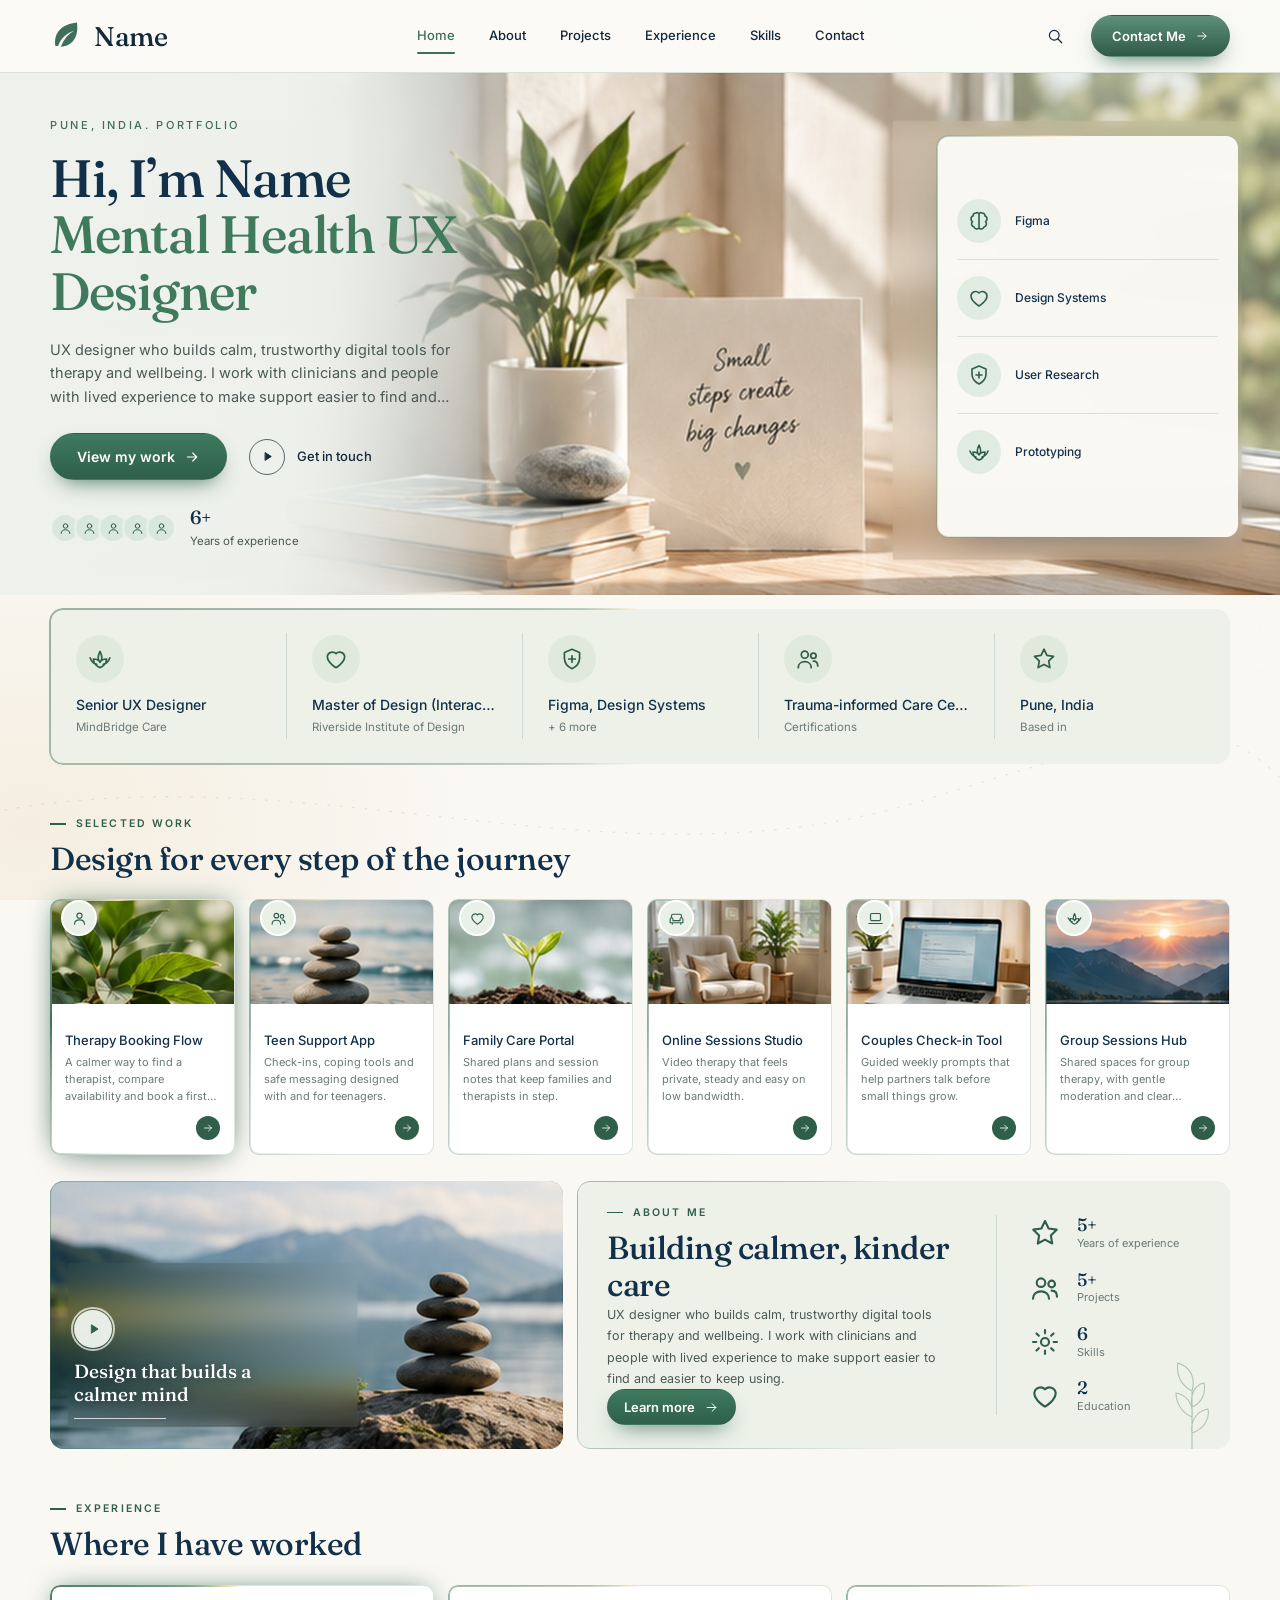
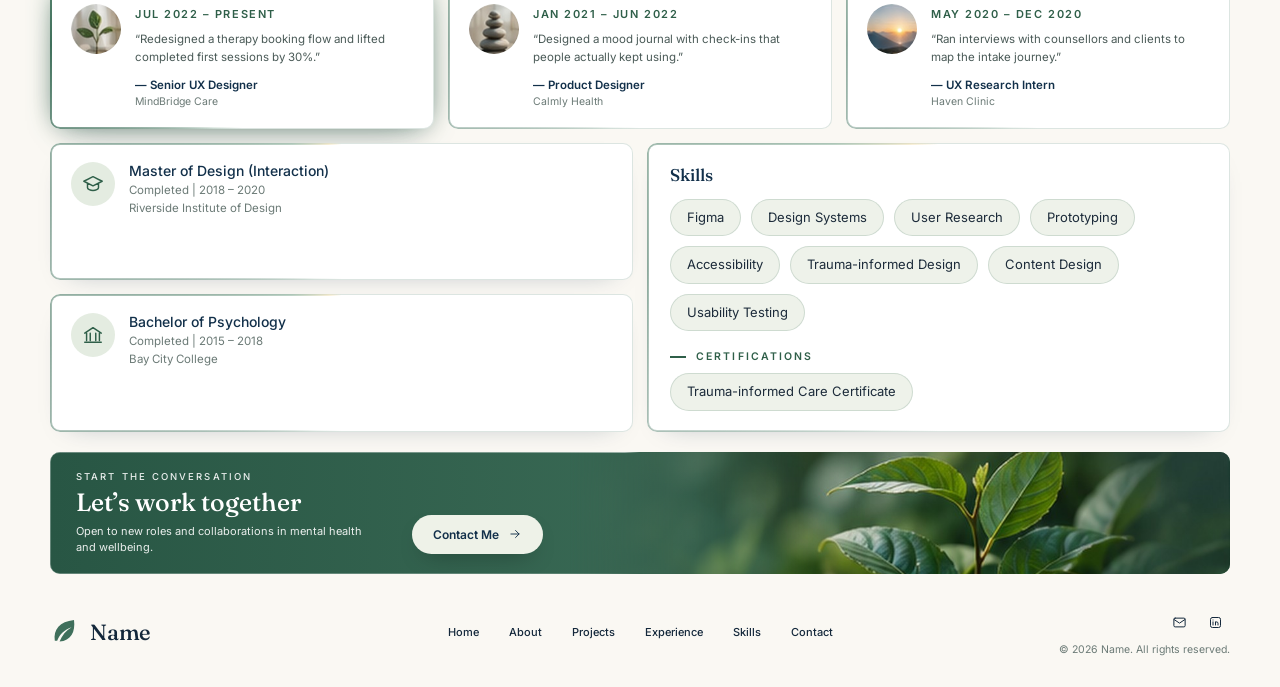
<file: index.html>
<!DOCTYPE html>
<html lang="en">
<head>
<meta charset="UTF-8">
<meta name="viewport" content="width=device-width, initial-scale=1">
<title>Portfolio</title>
<link rel="icon" href="data:,">
<link href="https://fonts.googleapis.com/css2?family=Fraunces:opsz,wght@9..144,400;9..144,500;9..144,600&family=Inter:wght@400;500;600;700&display=swap" rel="stylesheet">
<style>
/*
  Calm Sage: soft sage-green theme for CV-driven portfolio pages
  Pair with calm-sage.js. Every class is prefixed cm- so it can sit inside another site.

  Turn it on:   <body class="cm" data-cm-bg>
  Colours:      change the --cm-* values in the first block.
*/

.cm{
  --cm-bg:#faf8f3;
  --cm-card:#ffffff;
  --cm-tint:#eef2ea;
  --cm-line:rgba(63,111,91,.18);
  --cm-ink:#1c2b3a;
  --cm-soft:#6b7a76;
  --cm-teal:#3f6f5b;
  --cm-teal-d:#2f5a48;
  --cm-teal-l:#5d9079;
  --cm-blue:#7fa88f;
  --cm-green:#a9c6a3;
  --cm-grad:linear-gradient(95deg,#3f6f5b,#7fa88f);
  --cm-grad-cta:linear-gradient(95deg,#2f5a48,#6f9a82);
  --cm-shadow:0 18px 38px -20px rgba(28,43,58,.35);
  --cm-sans:'Inter',system-ui,-apple-system,'Segoe UI',sans-serif;
  --cm-head:'Fraunces',Georgia,'Times New Roman',serif;
  margin:0;background:var(--cm-bg);color:var(--cm-ink);font-family:var(--cm-sans);
  -webkit-font-smoothing:antialiased;line-height:1.5;
}
.cm *,.cm *::before,.cm *::after{box-sizing:border-box}
.cm h1,.cm h2,.cm h3,.cm p{margin:0}
.cm h1,.cm h2,.cm h3{font-family:var(--cm-head)}
:where(.cm) a{color:inherit;text-decoration:none}
.cm ::selection{background:var(--cm-teal);color:#fff}

/* ---------- background: faint molecule dots drifting over a pale wash ---------- */
.cm-bg{position:fixed;inset:0;z-index:-1;pointer-events:none;overflow:hidden;
  background:
    radial-gradient(800px 460px at 85% -6%,rgba(127,168,143,.16),transparent 70%),
    radial-gradient(640px 440px at 2% 92%,rgba(233,214,180,.30),transparent 70%),
    var(--cm-bg)}
.cm-bg::before{content:"";position:absolute;inset:-64px;opacity:.55;
  background-image:radial-gradient(circle,rgba(63,111,91,.16) 1.4px,transparent 1.6px);
  background-size:42px 42px;animation:cm-drift 40s linear infinite;
  -webkit-mask-image:radial-gradient(ellipse at 70% 20%,#000,transparent 72%);mask-image:radial-gradient(ellipse at 70% 20%,#000,transparent 72%)}
@keyframes cm-drift{to{transform:translate(42px,42px)}}
.cm-bg svg{position:absolute;inset:0;width:100%;height:100%}
.cm-bg path{fill:none;stroke:var(--cm-teal);stroke-width:1.2;stroke-dasharray:3 11;opacity:.22;animation:cm-flow 26s linear infinite}
.cm-bg path:nth-child(2){animation-duration:36s;animation-direction:reverse;stroke:var(--cm-blue);opacity:.16}
.cm-bg path:nth-child(3){animation-duration:48s;opacity:.14}
@keyframes cm-flow{to{stroke-dashoffset:-280}}

/* ---------- card ---------- */
.cm-card{position:relative;border:1px solid var(--cm-line);border-radius:16px;background:var(--cm-card);padding:22px;
  box-shadow:0 10px 26px -20px rgba(16,42,77,.4);
  transition:transform .3s ease,border-color .3s,box-shadow .3s}
.cm-card:hover{border-color:rgba(63,111,91,.4);box-shadow:var(--cm-shadow)}
.cm-link{display:inline-flex;align-items:center;gap:6px;font-size:13px;font-weight:600;color:var(--cm-teal);background:none;border:0;padding:4px 0;cursor:pointer;font-family:inherit;transition:gap .2s,color .2s}
.cm-link svg{width:14px;height:14px}
.cm-link:hover{gap:10px;color:var(--cm-teal-d)}

/* ---------- buttons ---------- */
.cm-btn{position:relative;overflow:hidden;display:inline-flex;align-items:center;justify-content:center;gap:9px;
  font:600 14px var(--cm-sans);padding:12px 24px;border-radius:99px;border:1.5px solid transparent;cursor:pointer;
  transition:transform .2s,box-shadow .25s,background .25s,border-color .25s,color .25s}
.cm-btn svg{width:17px;height:17px;flex:none}
.cm-btn:hover{transform:translateY(-2px)}
.cm-btn[hidden]{display:none}
.cm-btn-solid{background:linear-gradient(180deg,var(--cm-teal-l),var(--cm-teal-d));color:#fff;box-shadow:0 10px 22px -10px var(--cm-teal)}
.cm-btn-solid:hover{box-shadow:0 14px 28px -8px var(--cm-teal)}
.cm-btn-line{background:rgba(255,255,255,.6);border-color:var(--cm-teal);color:var(--cm-teal-d)}
.cm-btn-line:hover{background:var(--cm-teal);color:#fff}
.cm-btn-white{background:#fff;color:var(--cm-blue);box-shadow:0 10px 24px -12px rgba(0,0,0,.4)}
.cm-btn-sm{padding:9px 16px;font-size:13px}
.cm-btn-solid::after{content:"";position:absolute;inset:0;pointer-events:none;transform:translateX(-130%);
  background:linear-gradient(105deg,transparent 38%,rgba(255,255,255,.5) 50%,transparent 62%);animation:cm-shimmer 6s ease-in-out infinite}
.cm-btn-solid:hover::after{animation:none;transform:translateX(130%);transition:transform .8s ease}
@keyframes cm-shimmer{0%,70%{transform:translateX(-130%)}100%{transform:translateX(130%)}}

/* ---------- chips ---------- */
.cm-chips{display:flex;flex-wrap:wrap;gap:10px}
.cm-chip{display:inline-block;padding:8px 16px;border-radius:99px;font-size:13px;border:1px solid var(--cm-line);
  background:var(--cm-tint);color:var(--cm-ink);transition:transform .2s,background .25s,border-color .25s,color .25s}
.cm-chip:hover{transform:translateY(-3px);background:var(--cm-teal);border-color:var(--cm-teal);color:#fff}

/* ---------- text that highlights on hover ---------- */
.cm-hl{background:linear-gradient(var(--cm-teal),var(--cm-teal)) 0 100%/0 2px no-repeat;transition:background-size .35s,color .25s}
.cm-hl:hover{background-size:100% 2px;color:var(--cm-teal)}

/* ---------- progress bar (set --cm-pct inline) ---------- */
.cm-bar{height:6px;border-radius:99px;background:var(--cm-line);overflow:hidden}
.cm-bar i{display:block;height:100%;width:calc(var(--cm-pct,0) * 1%);border-radius:99px;background:var(--cm-grad);transition:width 1s cubic-bezier(.3,.7,.2,1)}
.cm-js .cm-bar:not(.is-in) i{width:0}

/* ---------- scroll reveal (hidden only while JS runs) ---------- */
.cm-js .cm-reveal{opacity:0;transform:translateY(26px);transition:opacity .7s ease,transform .7s ease,border-color .3s,box-shadow .3s}
.cm-js .cm-reveal.is-in{opacity:1;transform:none}
.cm-js .cm-reveal.is-in.cm-card:hover{transform:translateY(-4px)}
.cm-js .cm-stagger>*{opacity:0;transform:translateY(18px);transition:opacity .6s ease,transform .6s ease,border-color .3s,box-shadow .3s}
.cm-js .cm-stagger.is-in>*{opacity:1;transform:none}
.cm-js .cm-stagger.is-in>*:nth-child(2){transition-delay:.08s}
.cm-js .cm-stagger.is-in>*:nth-child(3){transition-delay:.16s}
.cm-js .cm-stagger.is-in>*:nth-child(4){transition-delay:.24s}
.cm-js .cm-stagger.is-in>*:nth-child(5){transition-delay:.32s}
.cm-js .cm-stagger.is-in>*:nth-child(n+6){transition-delay:.4s}
.cm-js .cm-stagger.is-in>*:hover{transform:translateY(-4px);transition-delay:0s}

/* words appear one at a time: <h1 data-cm-words> */
.cm-w{display:inline-block}
.cm-js [data-cm-words] .cm-w{opacity:0;transform:translateY(.55em);transition:opacity .6s ease,transform .6s ease;transition-delay:calc(var(--i) * 55ms)}
.cm-js [data-cm-words].is-in .cm-w{opacity:1;transform:none}
.cm-js [data-cm-words] .cm-wipe{display:inline-block;clip-path:inset(0 100% 0 0);transition:clip-path 1.2s cubic-bezier(.6,.1,.2,1) .45s}
.cm-js [data-cm-words].is-in .cm-wipe{clip-path:inset(-10% -2% -10% 0)}

/* ---------- light that runs round a border: add cm-glow to a box ----------
   ::before is the travelling light, ::after the spotlight under the cursor. */
@property --cm-a{syntax:'<angle>';inherits:false;initial-value:0deg}
.cm-glow{position:relative;isolation:isolate}
.cm-glow::before{content:"";position:absolute;inset:-1px;border-radius:inherit;padding:2px;pointer-events:none;z-index:2;
  background:conic-gradient(from var(--cm-a),transparent 0 50%,rgba(127,168,143,.2) 56%,var(--cm-teal) 76%,var(--cm-blue) 90%,#f1dfae 97%,transparent 100%);
  -webkit-mask:linear-gradient(#000 0 0) content-box,linear-gradient(#000 0 0);-webkit-mask-composite:xor;
  mask:linear-gradient(#000 0 0) content-box,linear-gradient(#000 0 0);mask-composite:exclude;
  opacity:.5;animation:cm-orbit 9s linear infinite;animation-delay:var(--cm-delay,0s);transition:opacity .35s}
@keyframes cm-orbit{to{--cm-a:360deg}}
.cm-glow::after{content:"";position:absolute;inset:0;border-radius:inherit;z-index:-1;pointer-events:none;opacity:0;transition:opacity .35s;
  background:radial-gradient(260px circle at var(--cm-mx,50%) var(--cm-my,50%),rgba(127,168,143,.2),transparent 65%)}
.cm-glow:hover::before,.cm-glow.is-lit::before{opacity:1;animation-duration:3s}
.cm-glow:hover::after{opacity:1}
.cm-glow.is-lit{box-shadow:0 0 28px -8px var(--cm-teal),var(--cm-shadow)}
/* on the dark gradient bar the light is white */
.cm-glow-w::before{background:conic-gradient(from var(--cm-a),transparent 0 50%,rgba(255,255,255,.2) 58%,rgba(255,255,255,.8) 84%,#fff 96%,transparent 100%)}
.cm-glow-w::after{background:radial-gradient(300px circle at var(--cm-mx,50%) var(--cm-my,50%),rgba(255,255,255,.2),transparent 65%)}

/* ---------- timeline line that draws itself ---------- */
.cm-js .cm-draw{transform:scaleY(0);transform-origin:top;transition:transform 1.4s ease}
.cm-js .cm-draw.is-in{transform:none}

/* ---------- map pin that pulses ---------- */
.cm-pin{position:absolute;width:12px;height:12px;margin:-6px 0 0 -6px;border-radius:50%;background:var(--cm-teal);box-shadow:0 0 0 3px #fff}
.cm-pin::before,.cm-pin::after{content:"";position:absolute;inset:-2px;border-radius:50%;border:2px solid var(--cm-teal);animation:cm-ping 2.6s ease-out infinite;animation-delay:var(--cm-d,0s)}
.cm-pin::after{animation-delay:calc(var(--cm-d,0s) + 1.3s)}
@keyframes cm-ping{from{transform:scale(1);opacity:.8}to{transform:scale(4.2);opacity:0}}

@media (prefers-reduced-motion:reduce){
  .cm *,.cm *::before,.cm *::after{animation:none!important;transition:none!important}
  .cm-js .cm-reveal,.cm-js .cm-stagger>*,.cm-js [data-cm-words] .cm-w,.cm-js .cm-draw{opacity:1!important;transform:none!important}
  .cm-js [data-cm-words] .cm-wipe{clip-path:none!important}
}

</style>
<script>
/*
  Calm Sage: behaviour for calm-sage.css

  Load it from <head>, without defer, so the "hidden until scrolled" states apply before first paint:
    a script tag with src="calm-sage.js"

  What it does
    1. adds class "cm-js" to <html>        (the CSS only hides things when this is set)
    2. <body data-cm-bg>                   inserts the animated background + moving lines
    3. [data-cm-words]                     splits text into words that fade in on scroll
    4. .cm-reveal .cm-stagger .cm-bar      get class "is-in" when scrolled into view
    5. [data-cm-count="40"]                counts up to 40 when scrolled into view
                                           optional: data-cm-suffix="+"
    6. [data-cm-relay]                     lights the .cm-glow children one after another
    7. .cm-glow boxes                      get a cursor-following spotlight on hover

  If you add elements after page load (a framework, fetch, etc.) call CM.refresh().
*/
(function(){
  'use strict';
  var root = document.documentElement;
  root.classList.add('cm-js');

  var REVEAL = '.cm-reveal, .cm-stagger, .cm-bar, .cm-draw, [data-cm-words], [data-cm-count]';
  var reduce = window.matchMedia && matchMedia('(prefers-reduced-motion: reduce)').matches;
  var io = null;

  /* ---- background with moving lines ---- */
  function addBackground(){
    if(document.querySelector('.cm-bg')) return;
    var bg = document.createElement('div');
    bg.className = 'cm-bg';
    bg.setAttribute('aria-hidden', 'true');
    bg.innerHTML =
      '<svg viewBox="0 0 1440 900" preserveAspectRatio="none">' +
      '<path d="M-50,180 C300,70 540,320 900,200 S1300,100 1500,210"/>' +
      '<path d="M-50,540 C260,440 640,660 980,520 S1340,430 1500,560"/>' +
      '<path d="M-50,820 C330,740 680,900 1040,800 S1370,720 1500,830"/>' +
      '</svg>';
    document.body.insertBefore(bg, document.body.firstChild);
  }

  /* ---- wrap each word in a span; keeps inline tags like <em> ---- */
  function splitWords(el){
    if(el.dataset.cmSplit === 'done') return;
    var i = 0;
    (function walk(node){
      Array.prototype.slice.call(node.childNodes).forEach(function(n){
        if(n.nodeType === 3){
          var frag = document.createDocumentFragment();
          n.textContent.split(/(\s+)/).forEach(function(part){
            if(!part) return;
            if(/^\s+$/.test(part)){ frag.appendChild(document.createTextNode(' ')); return; }
            var s = document.createElement('span');
            s.className = 'cm-w';
            s.style.setProperty('--i', i++);
            s.textContent = part;
            frag.appendChild(s);
          });
          node.replaceChild(frag, n);
        } else if(n.nodeType === 1){ walk(n); }
      });
    })(el);
    el.dataset.cmSplit = 'done';
  }

  /* ---- number count-up (ease-out) ---- */
  function countUp(el){
    if(el.dataset.cmDone === '1') return;
    el.dataset.cmDone = '1';
    var target = parseFloat(el.getAttribute('data-cm-count'));
    var suffix = el.getAttribute('data-cm-suffix') || '';
    if(isNaN(target)) return;
    if(reduce){ el.textContent = target + suffix; return; }
    var start = null, dur = 1100;
    function tick(now){
      if(start === null) start = now;
      var p = Math.min((now - start) / dur, 1);
      var v = target * (1 - Math.pow(1 - p, 3));
      el.textContent = (target % 1 ? v.toFixed(1) : Math.round(v)) + suffix;
      if(p < 1) requestAnimationFrame(tick); else el.textContent = target + suffix;
    }
    requestAnimationFrame(tick);
  }

  function reveal(el){
    el.classList.add('is-in');
    if(el.hasAttribute('data-cm-count')) countUp(el);
    Array.prototype.forEach.call(el.querySelectorAll('[data-cm-count]'), countUp);
  }

  function scan(){
    Array.prototype.forEach.call(document.querySelectorAll('[data-cm-words]'), splitWords);
    var els = document.querySelectorAll(REVEAL);
    Array.prototype.forEach.call(els, function(el){
      if(el.classList.contains('is-in') || el.dataset.cmWatch) return;
      el.dataset.cmWatch = '1';
      if(io) io.observe(el); else reveal(el);
    });
  }

  /* ---- one box at a time lights up: <div data-cm-relay> ... children with class cm-glow ---- */
  function startRelay(box){
    if(box.dataset.cmRelay === 'on') return;
    box.dataset.cmRelay = 'on';
    var step = parseInt(box.getAttribute('data-cm-relay'), 10) || 2600;
    var n = 0;
    function next(){
      var kids = box.querySelectorAll(':scope > .cm-glow');
      if(!kids.length || box.matches(':hover')) return;
      Array.prototype.forEach.call(kids, function(k){ k.classList.remove('is-lit'); });
      kids[n % kids.length].classList.add('is-lit');
      n++;
    }
    next();
    if(!reduce) setInterval(next, step);
  }

  /* ---- spotlight follows the cursor inside .cm-glow boxes ---- */
  document.addEventListener('pointermove', function(e){
    var t = e.target.closest && e.target.closest('.cm-glow');
    if(!t) return;
    var r = t.getBoundingClientRect();
    t.style.setProperty('--cm-mx', (e.clientX - r.left) + 'px');
    t.style.setProperty('--cm-my', (e.clientY - r.top) + 'px');
  }, {passive: true});

  function init(){
    if(document.body.hasAttribute('data-cm-bg')) addBackground();
    if('IntersectionObserver' in window){
      io = new IntersectionObserver(function(entries){
        entries.forEach(function(en){
          if(!en.isIntersecting) return;
          reveal(en.target);
          io.unobserve(en.target);
        });
      }, {threshold: 0.15});
    }
    scan();
    Array.prototype.forEach.call(document.querySelectorAll('[data-cm-relay]'), startRelay);
  }

  /* set a counter to a new value and play it again (used after content changes) */
  function count(el, target, suffix){
    el.setAttribute('data-cm-count', target);
    if(suffix !== undefined) el.setAttribute('data-cm-suffix', suffix);
    el.dataset.cmDone = '';
    if(el.closest('.is-in') || el.classList.contains('is-in')) countUp(el);
  }

  window.CM = {
    refresh: function(){ if(!io) return; scan(); Array.prototype.forEach.call(document.querySelectorAll('[data-cm-relay]'), startRelay); },
    count: count,
    theme: function(name){ root.setAttribute('data-cm-theme', name); }
  };

  if(document.readyState === 'loading') document.addEventListener('DOMContentLoaded', init);
  else init();
})();

</script>
<style>
/* ============================================================
   page layout: only what this page needs on top of the theme
   ============================================================ */
html{scroll-behavior:smooth;scroll-padding-top:84px}
.ic{display:inline-block;width:22px;height:22px;flex:none}
.ic svg{width:100%;height:100%;display:block;fill:none;stroke:currentColor;stroke-width:1.6;stroke-linecap:round;stroke-linejoin:round}
.pg-wrap{width:min(1180px,100% - 48px);margin-inline:auto}
.pg-g{color:#3f7a5c}
.cm h1,.cm h2,.cm h3{font-weight:500}

/* ---------- nav ---------- */
.pg-nav{position:sticky;top:0;z-index:60;background:rgba(251,250,246,.94);-webkit-backdrop-filter:blur(14px);backdrop-filter:blur(14px);border-bottom:1px solid var(--cm-line)}
.pg-nav .pg-wrap{display:grid;grid-template-columns:1fr auto 1fr;align-items:center;height:72px}
.pg-logo{display:flex;align-items:center;gap:8px;font:500 27px/1 var(--cm-head);letter-spacing:-.01em;min-width:0;color:#14283b}
.pg-logo .lf{width:36px;height:36px;color:var(--cm-teal);flex:none}
.pg-logo .lf svg{fill:currentColor;stroke:none}
.pg-logo span.nm{white-space:nowrap;overflow:hidden;text-overflow:ellipsis}
.pg-links{display:flex;gap:34px}
.pg-links a{position:relative;font-size:13px;font-weight:500;padding:26px 0;color:#14283b;transition:color .25s}
.pg-links a::after{content:"";position:absolute;left:0;right:0;bottom:18px;height:2px;border-radius:2px;background:var(--cm-teal);transform:scaleX(0);transform-origin:left;transition:transform .3s}
.pg-links a:hover,.pg-links a.is-on{color:var(--cm-teal)}
.pg-links a:hover::after,.pg-links a.is-on::after{transform:scaleX(1)}
.pg-navr{justify-self:end;display:flex;align-items:center;gap:18px}
.pg-navr .srch{width:36px;height:36px;border-radius:50%;display:grid;place-items:center;color:#14283b;transition:background .25s,color .25s}
.pg-navr .srch:hover{background:rgba(63,111,91,.12);color:var(--cm-teal)}
.pg-navr .srch .ic{width:18px;height:18px}
.pg-navr .cm-btn{padding:12px 20px}

/* ---------- hero ---------- */
.pg-hero{position:relative;min-height:clamp(430px,31.8vw,540px);display:flex;align-items:center;overflow:hidden;background:#eef1ec}
.pg-himg{position:absolute;inset:0;z-index:0}
.pg-himg img{width:100%;height:100%;object-fit:cover;object-position:right center;display:block;transform-origin:62% 55%;animation:pg-kb 22s ease-in-out infinite alternate}
@keyframes pg-kb{to{transform:scale(1.05)}}
.pg-hero::before{content:"";position:absolute;inset:0;z-index:1;pointer-events:none;background:linear-gradient(90deg,#eef1ec 0,rgba(238,241,236,.92) 22%,rgba(238,241,236,.55) 36%,transparent 46%)}
.pg-hero .pg-wrap{position:relative;z-index:2;padding:44px 0 44px}
.pg-kick{font-size:11px;font-weight:500;letter-spacing:.24em;text-transform:uppercase;color:#3f6f5b;margin-bottom:16px}
.pg-hero h1{font:500 clamp(34px,4.1vw,56px)/1.08 var(--cm-head);letter-spacing:-.02em;max-width:560px;margin-bottom:18px;color:#12304a}
.pg-hero p.sum{max-width:400px;font-size:14.5px;line-height:1.65;color:#4a5a57;margin-bottom:24px;display:-webkit-box;-webkit-line-clamp:3;-webkit-box-orient:vertical;overflow:hidden}
.pg-cta{display:flex;gap:22px;flex-wrap:wrap;align-items:center;margin-bottom:26px}
.pg-cta .cm-btn{padding:14px 26px;background:linear-gradient(180deg,#3f7a5f,#2f5f49)}
.pg-play{display:inline-flex;align-items:center;gap:12px;font-weight:500;font-size:13px;color:#14283b}
.pg-play .dot{width:36px;height:36px;border-radius:50%;display:grid;place-items:center;border:1.5px solid rgba(20,40,59,.7);transition:background .25s,color .25s,transform .3s}
.pg-play .dot .ic{width:13px;height:13px}
.pg-play:hover .dot{background:var(--cm-teal);color:#fff;border-color:var(--cm-teal);transform:scale(1.1)}
.pg-exp{display:inline-flex;align-items:center;gap:14px}
.pg-avs{display:flex}
.pg-avs span{width:30px;height:30px;margin-left:-6px;border-radius:50%;display:grid;place-items:center;background:#d9e7dc;color:#2f5f49;border:2px solid #edf2ec;transition:transform .3s}
.pg-avs span:first-child{margin-left:0}
.pg-avs span:hover{transform:translateY(-4px)}
.pg-avs .ic{width:15px;height:15px}
.pg-exp b{font:500 19px/1 var(--cm-head);font-variant-numeric:tabular-nums;color:#12304a}
.pg-exp small{display:block;font-size:11.5px;color:#4a5a57;margin-top:3px}

/* floating skills card, sits where the design has it */
.pg-float{position:absolute;z-index:3;right:3.3%;top:12%;bottom:11%;width:23.5%;min-width:196px;display:flex;flex-direction:column;justify-content:center;padding:6px 20px;border-radius:12px;
  background:rgba(251,250,246,.96);-webkit-backdrop-filter:blur(10px);backdrop-filter:blur(10px);box-shadow:0 18px 40px -22px rgba(20,40,59,.45);animation:pg-bob 7s ease-in-out infinite}
@keyframes pg-bob{50%{transform:translateY(-7px)}}
.pg-float ul{margin:0;padding:0}
.pg-float li{list-style:none;display:flex;align-items:center;gap:14px;padding:clamp(8px,1.5vw,16px) 0;font-size:12px;font-weight:500;line-height:1.35;color:#12304a;border-top:1px solid var(--cm-line);transition:color .25s,transform .25s}
.pg-float li:first-child{border-top:0}
.pg-float li:hover{color:var(--cm-teal);transform:translateX(4px)}
.pg-float li .ic{width:44px;height:44px;padding:10px;border-radius:50%;background:#e1ece1;color:#2f5f49;flex:none;transition:background .25s,color .25s}
.pg-float li:hover .ic{background:var(--cm-teal);color:#fff}

/* ---------- feature strip ---------- */
.pg-prof{margin-top:14px;display:grid;grid-template-columns:repeat(5,1fr);padding:8px 0;border-radius:14px;background:#edf1e8}
.pg-pi{display:flex;flex-direction:column;gap:5px;padding:18px 26px 20px;position:relative;min-width:0}
.pg-pi+.pg-pi::before{content:"";position:absolute;left:0;top:12%;bottom:12%;width:1px;background:var(--cm-line)}
.pg-pi .ic{width:48px;height:48px;padding:11px;border-radius:50%;background:#e0eadc;color:#2f5f49;margin-bottom:8px;transition:transform .35s,background .25s,color .25s}
.pg-pi:hover .ic{transform:translateY(-4px) rotate(-6deg);background:var(--cm-teal);color:#fff}
.pg-pi b{display:block;font:500 14px/1.3 var(--cm-sans);color:#12304a;overflow:hidden;text-overflow:ellipsis;white-space:nowrap}
.pg-pi small{display:block;font-size:11.5px;line-height:1.5;color:var(--cm-soft);overflow:hidden;text-overflow:ellipsis;white-space:nowrap}

/* ---------- section headings ---------- */
.pg-sec{padding:52px 0 0}
.pg-eyebrow{display:flex;align-items:center;gap:10px;font-size:10.5px;font-weight:600;letter-spacing:.2em;text-transform:uppercase;color:#2f5f49;margin-bottom:8px}
.pg-eyebrow::before{content:"";width:16px;height:1.5px;background:currentColor;flex:none}
.pg-head{display:flex;align-items:flex-end;justify-content:space-between;gap:20px;margin-bottom:22px}
.pg-head h2,.pg-h2{font:500 clamp(24px,2.6vw,32px)/1.18 var(--cm-head);letter-spacing:-.015em;color:#12304a}
.pg-more{display:inline-flex;align-items:center;gap:8px;font:500 11.5px var(--cm-sans);color:#2f5f49;background:none;border:0;border-bottom:1px solid #2f5f49;cursor:pointer;padding:3px 0;transition:gap .2s}
.pg-more:hover{gap:13px}
.pg-more .ic{width:14px;height:14px}
.pg-more[hidden]{display:none}

/* ---------- project cards ---------- */
.pg-cards{display:grid;grid-template-columns:repeat(6,minmax(0,1fr));gap:14px}
.pg-card{position:relative;display:flex;flex-direction:column;border-radius:10px;background:#fff;border:1px solid var(--cm-line);transition:transform .3s,box-shadow .3s}
.pg-card:hover{box-shadow:var(--cm-shadow)}
.pg-ph{position:relative;aspect-ratio:147/83;overflow:hidden;background:#e6e0d2;border-radius:9px 9px 0 0}
.pg-ph img{width:100%;height:100%;object-fit:cover;display:block;transform:scale(1.02);transition:transform .8s ease}
.pg-card:hover .pg-ph img{transform:scale(1.12)}
.pg-badge{position:absolute;left:10px;top:calc(100% * 0 + 0px);width:36px;height:36px;border-radius:50%;display:grid;place-items:center;background:#e9f0e6;color:#2f5f49;border:2.5px solid #fff;z-index:2;transition:transform .35s,background .25s,color .25s}
.pg-badge .ic{width:17px;height:17px}
.pg-card:hover .pg-badge{transform:translateY(-4px) rotate(-8deg);background:var(--cm-teal);color:#fff}
.pg-card .body{padding:28px 14px 14px;display:flex;flex-direction:column;gap:5px;flex:1;position:relative}
.pg-card h3{font:500 13px/1.3 var(--cm-sans);color:#12304a;transition:color .25s}
.pg-card:hover h3{color:var(--cm-teal)}
.pg-card p{font-size:11px;line-height:1.55;color:var(--cm-soft);display:-webkit-box;-webkit-line-clamp:3;-webkit-box-orient:vertical;overflow:hidden;flex:1;margin-bottom:6px}
.pg-go{align-self:flex-end;width:24px;height:24px;border-radius:50%;display:grid;place-items:center;background:#2f5f49;color:#fff;transition:transform .3s,background .25s}
.pg-go .ic{width:12px;height:12px}
.pg-card:hover .pg-go{transform:translateX(4px);background:var(--cm-teal)}
.pg-cards .extra{display:none}
.pg-cards.is-open .extra{display:flex}
.pg-empty{font-size:13.5px;color:var(--cm-soft)}

/* ---------- about: lake photo + numbers ---------- */
.pg-about{margin-top:26px;display:grid;grid-template-columns:.88fr 1.12fr;gap:14px}
.pg-photo{position:relative;border-radius:14px;overflow:hidden;min-height:220px;background:#7d98a3}
.pg-photo img{position:absolute;inset:0;width:100%;height:100%;object-fit:cover;display:block;transition:transform 1s ease}
.pg-photo:hover img{transform:scale(1.06)}
.pg-photo::after{content:"";position:absolute;inset:0;background:linear-gradient(90deg,rgba(24,50,55,.62),rgba(24,50,55,.38) 50%,transparent 78%);pointer-events:none}
.pg-photo .cap{position:absolute;left:24px;bottom:30px;z-index:2;color:#fff}
.pg-photo .pl{display:grid;place-items:center;width:38px;height:38px;border-radius:50%;background:rgba(240,246,240,.95);color:#2f5f49;margin-bottom:12px;position:relative}
.pg-photo .pl::before{content:"";position:absolute;inset:-3px;border-radius:50%;border:2px solid rgba(255,255,255,.7);animation:cm-ping 2.6s ease-out infinite}
.pg-photo .pl .ic{width:14px;height:14px;margin-left:2px}
.pg-photo .cap b{display:block;font:500 19px/1.2 var(--cm-head);max-width:200px;text-shadow:0 1px 10px rgba(0,0,0,.3)}
.pg-photo .cap i{display:block;width:92px;height:1.5px;background:rgba(255,255,255,.75);margin-top:12px}
.pg-abox{position:relative;display:grid;grid-template-columns:1fr auto;gap:32px;align-items:center;padding:24px 34px 24px 30px;border-radius:14px;background:#edf1e8;overflow:hidden}
.pg-sum{font-size:12.5px;line-height:1.7;color:#4a5a57;margin:12px 0 20px;max-width:330px;display:-webkit-box;-webkit-line-clamp:5;-webkit-box-orient:vertical;overflow:hidden}
.pg-abox .cm-btn{background:linear-gradient(180deg,#3f7a5f,#2f5f49)}
.pg-stats{padding-left:32px;border-left:1px solid var(--cm-line);display:grid;gap:18px;min-width:200px;position:relative;z-index:1}
.pg-stat{display:grid;grid-template-columns:36px 1fr;gap:12px;align-items:center}
.pg-stat .ic{width:32px;height:32px;color:#2f5f49;transition:transform .35s}
.pg-stat:hover .ic{transform:translateY(-4px) scale(1.1) rotate(-6deg)}
.pg-stat b{display:block;font:500 18px/1.1 var(--cm-head);font-variant-numeric:tabular-nums;color:#12304a}
.pg-stat small{display:block;font-size:11px;color:var(--cm-soft)}
.pg-leaf{position:absolute;right:6px;bottom:-4px;width:64px;height:92px;color:rgba(95,140,115,.45);pointer-events:none;transform-origin:50% 100%;animation:pg-sway 6s ease-in-out infinite}
.pg-leaf{fill:none;stroke:currentColor;stroke-width:1.1}
@keyframes pg-sway{50%{transform:rotate(4deg)}}

/* ---------- experience cards (shaped like the testimonial row) ---------- */
.pg-jobs{display:grid;grid-template-columns:repeat(3,minmax(0,1fr));gap:14px}
.pg-job{display:grid;grid-template-columns:50px 1fr;gap:14px;padding:18px 20px;border-radius:10px;background:#fff;border:1px solid var(--cm-line);align-content:start}
.pg-job img{width:50px;height:50px;border-radius:50%;object-fit:cover;transition:transform .4s}
.pg-job:hover img{transform:scale(1.12) rotate(-4deg)}
.pg-job .dt{font-size:11px;letter-spacing:.14em;color:#2f5f49;font-weight:600;margin:2px 0 8px;text-transform:uppercase}
.pg-job p{font-size:11.5px;line-height:1.6;color:#4a5a57;display:-webkit-box;-webkit-line-clamp:3;-webkit-box-orient:vertical;overflow:hidden;margin-bottom:10px}
.pg-job b{display:block;font-size:11.5px;font-weight:600;color:#12304a;transition:color .25s}
.pg-job:hover b{color:var(--cm-teal)}
.pg-job small{display:block;font-size:10.5px;color:var(--cm-soft)}
.pg-job.extra{display:none}
.pg-jobs.is-open .extra{display:grid}

/* education + skills */
.pg-two{display:grid;grid-template-columns:1fr 1fr;gap:14px;margin-top:14px}
.pg-edu{display:grid;grid-template-columns:44px 1fr;gap:14px;align-items:start;padding:18px 20px;border-radius:10px;background:#fff}
.pg-edu .badge{width:44px;height:44px;border-radius:50%;display:grid;place-items:center;background:#e4ece1;color:#2f5f49;transition:transform .35s,background .25s,color .25s}
.pg-edu:hover .badge{transform:rotate(-8deg);background:var(--cm-teal);color:#fff}
.pg-edu b{display:block;font:500 14px var(--cm-sans);color:#12304a;margin-bottom:3px}
.pg-edu small{display:block;font-size:11.5px;line-height:1.55;color:var(--cm-soft)}
.pg-edus{display:grid;gap:14px}
.pg-skills{padding:20px 22px;border-radius:10px}
.pg-skills h3{font:500 17px var(--cm-head);margin-bottom:14px;color:#12304a}
.pg-skills .cm-chips+div{margin-top:18px}

/* ---------- closing banner ---------- */
.pg-banner{position:relative;margin-top:20px;border-radius:10px;overflow:hidden;min-height:104px;display:flex;align-items:center;background:linear-gradient(90deg,#285644,#3a6a55 55%,#456f5a)}
.pg-banner img{position:absolute;right:0;top:0;height:100%;width:56%;object-fit:cover;object-position:right center;
  -webkit-mask-image:linear-gradient(90deg,transparent,#000 45%);mask-image:linear-gradient(90deg,transparent,#000 45%);animation:pg-kb 26s ease-in-out infinite alternate;transform-origin:80% 50%}
.pg-banner .tx{position:relative;z-index:2;padding:18px 26px;display:flex;align-items:flex-end;gap:36px;flex-wrap:wrap;color:#fff}
.pg-banner .eb{font-size:9.5px;font-weight:500;letter-spacing:.22em;text-transform:uppercase;opacity:.9}
.pg-banner h2{font:500 clamp(20px,2vw,25px)/1.15 var(--cm-head);margin:4px 0 6px;color:#fff}
.pg-banner p{font-size:11px;opacity:.9;max-width:300px}
.pg-banner .cm-btn-white{background:#eef2e8;color:#12304a;padding:11px 20px;font-size:12px;margin-bottom:2px}
.pg-banner .cm-btn-white:hover{background:#fff}
.cm-glow-w{}

/* ---------- footer ---------- */
.pg-foot{margin-top:14px;padding:20px 0 30px}
.pg-foot .pg-wrap{display:grid;grid-template-columns:1fr auto 1fr;align-items:center;gap:20px;font-size:10.5px;color:var(--cm-soft)}
.pg-foot .pg-logo{font-size:22px}
.pg-foot .pg-logo .lf{width:32px;height:32px}
.pg-fl{display:flex;gap:30px;flex-wrap:wrap;justify-content:center}
.pg-fl a{color:#14283b;font-size:11px;font-weight:500;transition:color .2s}
.pg-fl a:hover{color:var(--cm-teal)}
.pg-soc{display:flex;gap:6px;justify-content:flex-end;margin-bottom:4px}
.pg-soc a{width:30px;height:30px;border-radius:50%;display:grid;place-items:center;color:#14283b;transition:color .25s,background .25s,transform .25s}
.pg-soc a:hover{color:#fff;background:var(--cm-teal);transform:translateY(-3px)}
.pg-soc a[hidden]{display:none}
.pg-soc .ic{width:15px;height:15px}
.pg-fr{text-align:right}

/* ---------- smaller screens ---------- */
@media (max-width:1100px){
  .pg-links{display:none}
  .pg-nav .pg-wrap{grid-template-columns:1fr auto}
  .pg-float{display:none}
  .pg-himg img{opacity:.6}
  .pg-hero::before{background:linear-gradient(90deg,#eef1ec 0,rgba(238,241,236,.85) 55%,transparent 100%)}
  .pg-prof{grid-template-columns:1fr 1fr}
  .pg-pi:nth-child(3)::before{display:none}
  .pg-cards{grid-template-columns:repeat(3,minmax(0,1fr))}
  .pg-about{grid-template-columns:1fr}
  .pg-jobs{grid-template-columns:1fr 1fr}
  .pg-two{grid-template-columns:1fr}
  .pg-foot .pg-wrap{grid-template-columns:1fr;justify-items:center;text-align:center}
  .pg-fr{text-align:center}.pg-soc{justify-content:center}
}
@media (max-width:640px){
  .pg-cards{grid-template-columns:1fr 1fr}
  .pg-jobs,.pg-prof{grid-template-columns:1fr}
  .pg-pi::before{display:none!important}
  .pg-abox{grid-template-columns:1fr}
  .pg-stats{border-left:0;padding-left:0}
}
</style>
</head>
<body class="cm" data-cm-bg>

<header class="pg-nav">
  <div class="pg-wrap">
    <a class="pg-logo" href="#top"><span class="lf" data-ic="leaf"></span><span class="nm" id="brand">Name</span></a>
    <nav class="pg-links" id="nav">
      <a class="is-on" href="#top">Home</a><a href="#about">About</a><a href="#projects">Projects</a><a href="#experience">Experience</a><a href="#skills">Skills</a><a href="#contact">Contact</a>
    </nav>
    <div class="pg-navr">
      <a class="srch" href="#skills" aria-label="Skills"><span class="ic" data-ic="search"></span></a>
      <a class="cm-btn cm-btn-solid cm-btn-sm" id="navCta" href="#contact">Contact Me <span class="ic" data-ic="arrow" style="width:14px;height:14px"></span></a>
    </div>
  </div>
</header>

<main>
  <!-- ============ hero ============ -->
  <section class="pg-hero" id="top">
    <div class="pg-himg"><img alt="" src="[data-uri]"></div>
    <div class="pg-wrap">
      <div class="pg-kick cm-reveal" id="kick">Pune, India. Portfolio</div>
      <h1 id="heroTitle" data-cm-words>Hi, I’m Name <br><span class="cm-wipe pg-g">Mental Health UX Designer</span></h1>
      <p class="sum cm-reveal" id="heroSum"></p>
      <div class="pg-cta cm-reveal">
        <a class="cm-btn cm-btn-solid" href="#projects">View my work <span class="ic" data-ic="arrow" style="width:16px;height:16px"></span></a>
        <a class="pg-play" id="contactBtn" href="#contact"><span class="dot"><span class="ic" data-ic="play"></span></span>Get in touch</a>
      </div>
      <div class="pg-exp cm-reveal">
        <div class="pg-avs"><span><i class="ic" data-ic="user"></i></span><span><i class="ic" data-ic="user"></i></span><span><i class="ic" data-ic="user"></i></span><span><i class="ic" data-ic="user"></i></span><span><i class="ic" data-ic="user"></i></span></div>
        <div><b id="hYears" data-cm-count="3" data-cm-suffix="+">0</b><small>Years of experience</small></div>
      </div>
    </div>
    <aside class="pg-float cm-glow cm-reveal"><ul id="floatList"></ul></aside>
  </section>

  <div class="pg-wrap">
    <!-- ============ feature strip ============ -->
    <div class="pg-prof cm-glow cm-reveal" id="about-strip" data-cm-relay="2600"></div>

    <!-- ============ projects ============ -->
    <section class="pg-sec" id="projects">
      <div class="pg-head">
        <div><div class="pg-eyebrow cm-reveal">Selected work</div><h2 data-cm-words>Design for every step of the journey</h2></div>
        <button class="pg-more" id="moreProj" type="button" hidden><span>View all projects</span> <span class="ic" data-ic="arrow"></span></button>
      </div>
      <div class="pg-cards cm-stagger" id="cards" data-cm-relay="2800"></div>
    </section>

    <!-- ============ about + numbers ============ -->
    <section class="pg-about cm-reveal" id="about">
      <div class="pg-photo cm-glow"><img alt="" src="[data-uri]">
        <div class="cap"><span class="pl"><span class="ic" data-ic="play"></span></span><b>Design that builds a calmer mind</b><i></i></div></div>
      <div class="pg-abox cm-glow" data-cm-relay="3000">
        <div>
          <div class="pg-eyebrow">About me</div>
          <h2 class="pg-h2" id="aboutTitle">Building calmer, kinder care</h2>
          <p class="pg-sum" id="aboutText"></p>
          <a class="cm-btn cm-btn-solid cm-btn-sm" id="aboutBtn" href="#contact">Learn more <span class="ic" data-ic="arrow" style="width:15px;height:15px"></span></a>
        </div>
        <div class="pg-stats">
          <div class="pg-stat"><span class="ic" data-ic="star"></span><div><b id="sYears" data-cm-count="3" data-cm-suffix="+">0</b><small>Years of experience</small></div></div>
          <div class="pg-stat"><span class="ic" data-ic="users"></span><div><b id="sProj" data-cm-count="4" data-cm-suffix="+">0</b><small>Projects</small></div></div>
          <div class="pg-stat"><span class="ic" data-ic="gear"></span><div><b id="sSkill" data-cm-count="8">0</b><small>Skills</small></div></div>
          <div class="pg-stat"><span class="ic" data-ic="heart"></span><div><b id="sEdu" data-cm-count="2">0</b><small>Education</small></div></div>
        </div>
        <svg class="pg-leaf" viewBox="0 0 64 92" aria-hidden="true"><path d="M32 90V30M32 30C20 24 16 12 18 2c12 4 18 14 14 28zM32 56C22 52 16 42 16 32c10 2 18 10 16 24zM32 46C42 42 46 32 44 22c-10 2-14 12-12 24zM32 72C44 68 50 58 48 48c-10 2-18 10-16 24z"/></svg>
      </div>
    </section>

    <!-- ============ experience ============ -->
    <section class="pg-sec" id="experience">
      <div class="pg-head">
        <div><div class="pg-eyebrow cm-reveal">Experience</div><h2 data-cm-words>Where I have worked</h2></div>
        <button class="pg-more" id="moreJobs" type="button" hidden><span>View all roles</span> <span class="ic" data-ic="arrow"></span></button>
      </div>
      <div class="pg-jobs cm-stagger" id="jobList" data-cm-relay="3200"></div>
      <div class="pg-two">
        <div class="pg-edus cm-stagger" id="eduList"></div>
        <div class="pg-skills cm-card cm-glow cm-reveal" id="skills">
          <h3>Skills</h3>
          <div class="cm-chips" id="skillList"></div>
          <div id="certBox" hidden><div class="pg-eyebrow">Certifications</div><div class="cm-chips" id="certList"></div></div>
        </div>
      </div>
    </section>

    <!-- ============ closing banner ============ -->
    <section class="pg-banner cm-glow cm-glow-w cm-reveal" id="contact">
      <img alt="" src="[data-uri]">
      <div class="tx"><div><div class="eb">Start the conversation</div><h2 id="ctaTitle">Let’s work together</h2><p>Open to new roles and collaborations in mental health and wellbeing.</p></div>
        <a class="cm-btn cm-btn-white" id="ctaBtn" href="#top">Contact Me <span class="ic" data-ic="arrow" style="width:14px;height:14px"></span></a></div>
    </section>
  </div>
</main>

<footer class="pg-foot">
  <div class="pg-wrap">
    <a class="pg-logo" href="#top"><span class="lf" data-ic="leaf"></span><span class="nm" id="footBrand">Name</span></a>
    <nav class="pg-fl"><a href="#top">Home</a><a href="#about">About</a><a href="#projects">Projects</a><a href="#experience">Experience</a><a href="#skills">Skills</a><a href="#contact">Contact</a></nav>
    <div class="pg-fr">
      <div class="pg-soc">
        <a id="mailLink" href="#top" hidden aria-label="Email"><span class="ic" data-ic="mail"></span></a>
        <a id="inLink" href="#top" hidden aria-label="LinkedIn"><span class="ic" data-ic="linkedin"></span></a>
      </div>
      <span id="footName">&copy; 2026 Name. All rights reserved.</span>
    </div>
  </div>
</footer>

<script>
function escapeHtml(str){
  const div = document.createElement('div');
  div.textContent = str == null ? '' : String(str);
  return div.innerHTML;
}
function initials(name){
  return (name||'').split(' ').filter(Boolean).slice(0,2).map(w=>w[0].toUpperCase()).join('') || 'P';
}

/* ============================================================
   YEARS-OF-EXPERIENCE CALCULATOR
   ============================================================ */
const MONTH_MAP = {jan:0,feb:1,mar:2,apr:3,may:4,jun:5,jul:6,aug:7,sep:8,oct:9,nov:10,dec:11};
function parseDateToken(str){
  if(!str) return null;
  const s = str.trim().toLowerCase();
  if(s === 'present' || s === 'current') return new Date();
  let m = s.match(/^([a-z]{3,9})\.?\s+(\d{4})$/);
  if(m && MONTH_MAP[m[1].slice(0,3)] !== undefined) return new Date(parseInt(m[2],10), MONTH_MAP[m[1].slice(0,3)], 1);
  m = s.match(/^(\d{4})$/);
  if(m) return new Date(parseInt(m[1],10), 0, 1);
  return null;
}
function computeYearsOfExperience(experience){
  let totalMonths = 0;
  (experience||[]).forEach(e=>{
    const raw = (e.dates||'').trim();
    const m = raw.match(/^(.*?)\s*(?:–|-|—|to)\s*(.*)$/i);
    if(!m) return;
    const start = parseDateToken(m[1]);
    const end = parseDateToken(m[2]);
    if(start && end){
      const months = (end.getFullYear()-start.getFullYear())*12 + (end.getMonth()-start.getMonth());
      if(months > 0) totalMonths += months;
    }
  });
  return Math.round((totalMonths/12) * 10) / 10;
}
function animateCounterTo(el, target, suffix){
  const duration = 1100;
  let start = null;
  function tick(now){
    if(!start) start = now;
    const progress = Math.min((now-start)/duration, 1);
    const eased = 1 - Math.pow(1-progress, 3);
    el.textContent = Math.round(target*eased) + (suffix||'');
    if(progress < 1) requestAnimationFrame(tick);
    else el.textContent = target + (suffix||'');
  }
  requestAnimationFrame(tick);
}

const SECTION_KEYWORDS = {
  summary: ['summary','objective','profile','about me','career objective','about'],
  experience: ['experience','work experience','employment history','professional experience','work history'],
  education: ['education','academic background','academic qualifications'],
  projects: ['projects','project experience','selected projects','key projects'],
  skills: ['skills','technical skills','core competencies','key skills','specialties','specialities'],
  certifications: ['certifications','certificates','licenses']
};
function detectSection(line){
  const clean = line.toLowerCase().replace(/[^a-z& ]/g,'').trim();
  if(!clean || clean.length > 40) return null;
  for(const key in SECTION_KEYWORDS){
    if(SECTION_KEYWORDS[key].some(w => clean === w || clean.startsWith(w))) return key;
  }
  return null;
}
function parseResume(lines){
  const data = {name:'', headline:'', location:'', email:'', linkedin:'', summary:'',
    education:[], experience:[], skills:[], projects:[], certifications:[]};
  const fullText = lines.join('\n');
  const emailMatch = fullText.match(/[\w.+-]+@[\w-]+\.[\w.-]+/);
  if(emailMatch) data.email = emailMatch[0];
  const linkedinMatch = fullText.match(/linkedin\.com\/[^\s,)]+/i);
  if(linkedinMatch) data.linkedin = 'https://' + linkedinMatch[0].replace(/^https?:\/\//i,'');
  for(const line of lines.slice(0,6)){
    if(!line.includes('@') && !/\d{3,}/.test(line) && line.length < 60 && !detectSection(line)){
      data.name = line; break;
    }
  }
  const locLine = lines.slice(1,8).find(l => /^[A-Za-z .]+,\s*[A-Za-z .]+$/.test(l) && l.length < 40 && l !== data.name);
  if(locLine) data.location = locLine;
  const nameIdx = lines.indexOf(data.name);
  if(nameIdx > -1){
    for(let i=nameIdx+1; i<Math.min(lines.length, nameIdx+4); i++){
      const l = lines[i];
      if(!l || detectSection(l)) break;
      if(l.includes('@') || /\d{3,}/.test(l) || l === data.location) continue;
      if(l.length < 80){ data.headline = l; break; }
    }
  }
  let currentSection = null;
  const buckets = {summary:[], experience:[], education:[], projects:[], skills:[], certifications:[]};
  lines.forEach(line=>{
    const sec = detectSection(line);
    if(sec){ currentSection = sec; return; }
    if(currentSection) buckets[currentSection].push(line);
  });
  data.summary = buckets.summary.join(' ').slice(0, 400);
  data.skills = buckets.skills.join(', ').split(/[,•·|;]/).map(s=>s.trim()).filter(s=>s.length>1 && s.length<48).slice(0,10);
  data.certifications = buckets.certifications.map(l=>l.replace(/^[•·\-]\s*/,'').trim()).filter(Boolean);

  const dateRegex = /((?:jan|feb|mar|apr|may|jun|jul|aug|sep|oct|nov|dec)[a-z]*\.?\s*)?(\d{4})\s*(?:–|-|—|to)\s*((?:jan|feb|mar|apr|may|jun|jul|aug|sep|oct|nov|dec)[a-z]*\.?\s*)?(present|\d{4})/i;
  /* Resumes put the date either on the line before the title or on the line after it.
     Work out which one this block uses, then group lines into entries. */
  function groupByDates(blockLines){
    const entries = []; let current = null;
    const dateFirst = dateRegex.test(blockLines[0] || '');
    blockLines.forEach(line=>{
      const dm = line.match(dateRegex);
      if(!dm){
        if(current) current.lines.push(line); else current = {dates:'', lines:[line]};
        return;
      }
      const rest = line.replace(dateRegex,'').replace(/[|,\u00b7\u2013-]\s*$/,'').trim();
      if(rest || dateFirst){
        if(current) entries.push(current);
        current = {dates: dm[0], lines: rest ? [rest] : []};
      } else if(current && !current.dates){
        current.dates = dm[0];                       // title line came first, date follows it
      } else {
        /* the heading is the line just above this date; a short plain line above that is its company or school */
        const heading = [];
        const looksLikeHeading = l => l && l.length < 60 && !/^[\u2022\u00b7\u25cf\u25aa*\-]/.test(l) && !/[.;:]$/.test(l);
        if(current && current.lines.length) heading.unshift(current.lines.pop());
        if(current && current.lines.length > 1 && looksLikeHeading(heading[0]) && looksLikeHeading(current.lines[current.lines.length - 1])) heading.unshift(current.lines.pop());
        if(current) entries.push(current);
        current = {dates: dm[0], lines: heading};
      }
    });
    if(current) entries.push(current);
    return entries;
  }
  const BULLET = /^[\u2022\u00b7\u25cf\u25aa*\-]\s*/;
  data.experience = groupByDates(buckets.experience).map(e=>{
    const first = e.lines[0] || '';
    const parts = first.split(/,| at |\u2014|\||\s-\s/);
    let title = (parts[0]||first).trim();
    let company = parts.slice(1).join(', ').trim();
    let rest = e.lines.slice(1);
    /* company can sit on its own line under the title */
    if(!company && rest.length && !BULLET.test(rest[0]) && rest[0].length < 50){ company = rest[0].trim(); rest = rest.slice(1); }
    const points = rest.map(l=>l.replace(BULLET,'').trim()).filter(l=>l.length > 3);
    return { title, company, dates:e.dates, points: points.slice(0,3) };
  }).filter(e=>e.title);
  data.education = groupByDates(buckets.education).map(e=>{
    const first = e.lines[0] || '';
    const rest = e.lines.slice(1);
    if(!rest.length){                         // "Master of Economics, Riverside University" on one line
      const bits = first.split(/,|\|| - /);
      return { degree:bits[0].trim(), school:bits.slice(1).join(', ').trim(), dates:e.dates };
    }
    return { degree:first.trim(), school:(rest[0]||'').trim(), dates:e.dates };
  }).filter(e=>e.degree);

  const projLines = buckets.projects;
  const projects = []; let cur = null;
  projLines.forEach(line=>{
    if(line.length < 70 && (!cur || cur.description)){
      if(cur) projects.push(cur);
      cur = {title:line, description:''};
    } else if(cur){ cur.description += (cur.description?' ':'') + line; }
    else { cur = {title:line, description:''}; }
  });
  if(cur) projects.push(cur);
  data.projects = projects.slice(0,8);

  if(!data.headline && data.experience.length) data.headline = data.experience[0].title;
  if(!data.summary){
    const who = data.name || 'This candidate';
    data.summary = data.headline ? `${who} works as ${data.headline}, bringing a careful, numbers-first approach to every brief.` : `${who} brings a careful, numbers-first approach to every brief.`;
  }
  return data;
}



/* ============================================================
   page script: fills the page from the sample data below
   ============================================================ */
const $ = id => document.getElementById(id);
const NOW_YEAR = new Date().getFullYear();


/* placeholder content: edit these lines to change the text on the page */
const SAMPLE = [
  'Name', 'Mental Health UX Designer', 'Pune, India', 'name@example.com', 'linkedin.com/in/name',
  'Summary',
  'UX designer who builds calm, trustworthy digital tools for therapy and wellbeing. I work with clinicians and people with lived experience to make support easier to find and easier to keep using.',
  'Experience',
  'Senior UX Designer, MindBridge Care', 'Jul 2022 - Present',
  '• Redesigned a therapy booking flow and lifted completed first sessions by 30%.',
  '• Built a gentle design system used across five wellbeing apps.',
  'Product Designer, Calmly Health', 'Jan 2021 - Jun 2022',
  '• Designed a mood journal with check-ins that people actually kept using.',
  'UX Research Intern, Haven Clinic', 'May 2020 - Dec 2020',
  '• Ran interviews with counsellors and clients to map the intake journey.',
  'Education',
  'Master of Design (Interaction), Riverside Institute of Design', '2018 - 2020',
  'Bachelor of Psychology, Bay City College', '2015 - 2018',
  'Projects',
  'Therapy Booking Flow', 'A calmer way to find a therapist, compare availability and book a first session.',
  'Teen Support App', 'Check-ins, coping tools and safe messaging designed with and for teenagers.',
  'Family Care Portal', 'Shared plans and session notes that keep families and therapists in step.',
  'Online Sessions Studio', 'Video therapy that feels private, steady and easy on low bandwidth.',
  'Couples Check-in Tool', 'Guided weekly prompts that help partners talk before small things grow.',
  'Group Sessions Hub', 'Shared spaces for group therapy, with gentle moderation and clear boundaries.',
  'Skills',
  'Figma, Design Systems, User Research, Prototyping, Accessibility, Trauma-informed Design, Content Design, Usability Testing',
  'Certifications',
  'Trauma-informed Care Certificate'
];

/* ---------- icons: 24px line icons, filled in wherever an element has data-ic ---------- */
const PATHS = {
  arrow:'<path d="M5 12h14M13 6l6 6-6 6"/>',
  leaf:'<path d="M6 31C4 17 12 7 30 5c2 15-4 26-18 27 3-8 8-14 15-18-9 3-15 9-18 17z" transform="scale(.6)"/>',
  search:'<circle cx="11" cy="11" r="6.5"/><path d="M16 16l5 5"/>',
  play:'<path d="M8 5l11 7-11 7z" fill="currentColor"/>',
  mail:'<rect x="3" y="5" width="18" height="14" rx="2"/><path d="M3 7l9 6 9-6"/>',
  clock:'<circle cx="12" cy="12" r="8"/><path d="M12 7v5l3 2"/>',
  cap:'<path d="M2 9l10-5 10 5-10 5zM6 11.5V16c0 1.5 3 3 6 3s6-1.5 6-3v-4.5"/>',
  bank:'<path d="M3 10l9-6 9 6M5 10v8M9 10v8M15 10v8M19 10v8M3 20h18"/>',
  user:'<circle cx="12" cy="8" r="3.6"/><path d="M5 20c0-4 3-6 7-6s7 2 7 6"/>',
  users:'<circle cx="9" cy="8" r="3.2"/><path d="M3 20c0-3.4 2.7-5.5 6-5.5s6 2.1 6 5.5"/><circle cx="17" cy="9" r="2.5"/><path d="M17 14c2.5 0 4 1.6 4 4.5"/>',
  award:'<circle cx="12" cy="9" r="5.5"/><path d="M8.5 13.5L7 21l5-3 5 3-1.5-7.5"/>',
  layers:'<path d="M12 3l9 5-9 5-9-5zM3 13l9 5 9-5"/>',
  pin:'<path d="M12 21c-4-4.5-6-7.5-6-10.5a6 6 0 0112 0c0 3-2 6-6 10.5z"/><circle cx="12" cy="10.5" r="2.2"/>',
  heart:'<path d="M12 20s-8-4.7-8-10.3A4.7 4.7 0 0112 7a4.7 4.7 0 018 2.7C20 15.3 12 20 12 20z"/>',
  brain:'<path d="M9 4a3 3 0 00-3 3 3 3 0 00-2 3 3 3 0 001.5 2.6A3.2 3.2 0 007 18a3 3 0 005 1V5a2 2 0 00-3-1zM15 4a3 3 0 013 3 3 3 0 012 3 3 3 0 01-1.5 2.6A3.2 3.2 0 0117 18a3 3 0 01-5 1V5a2 2 0 013-1z"/>',
  sofa:'<path d="M5 11V8a2 2 0 012-2h10a2 2 0 012 2v3M3 13a2 2 0 014 0v2h10v-2a2 2 0 014 0v5H3zM6 18v2M18 18v2"/>',
  laptop:'<rect x="5" y="5" width="14" height="10" rx="1.5"/><path d="M2.5 19h19"/>',
  lotus:'<path d="M12 20c-3-1-6-4-6-8 3 0 5 1 6 3 1-2 3-3 6-3 0 4-3 7-6 8zM12 15c-2-2-2-6 0-10 2 4 2 8 0 10zM3 11c1 3 3 5 6 6M21 11c-1 3-3 5-6 6"/>',
  star:'<path d="M12 3l2.7 5.6 6.1.9-4.4 4.3 1 6.1L12 17l-5.4 2.9 1-6.1L3.2 9.5l6.1-.9z"/>',
  shield:'<path d="M12 3l7 3v5c0 5-3 8-7 10-4-2-7-5-7-10V6z"/><path d="M12 9v6M9 12h6"/>',
  gear:'<circle cx="12" cy="12" r="3"/><path d="M12 3v2.5M12 18.5V21M3 12h2.5M18.5 12H21M5.6 5.6l1.8 1.8M16.6 16.6l1.8 1.8M5.6 18.4l1.8-1.8M16.6 7.4l1.8-1.8"/>',
  download:'<path d="M12 4v11M7 11l5 5 5-5M5 20h14"/>',
  linkedin:'<rect x="4" y="4" width="16" height="16" rx="3"/><path d="M8 11v5M8 8v.01M12 16v-5M12 13c0-1.5 1-2 2-2s2 .8 2 2.2V16"/>'
};
const svgIcon = name => '<svg viewBox="0 0 ' + (name === 'leaf' ? '24 24' : '24 24') + '" aria-hidden="true">' + (PATHS[name] || '') + '</svg>';
function paintIcons(root){ (root || document).querySelectorAll('[data-ic]').forEach(el => { el.innerHTML = svgIcon(el.dataset.ic); }); }
const BADGE_ICONS = ['user', 'users', 'heart', 'sofa', 'laptop', 'lotus'];
const PHOTOS = ['[data-uri]', '[data-uri]', '[data-uri]', '[data-uri]', '[data-uri]', '[data-uri]'];
const AVATARS = ['[data-uri]', '[data-uri]', '[data-uri]'];
const SKILL_ICONS = ['brain', 'heart', 'shield', 'lotus'];

/* ---------- small helpers ---------- */
function yearsLabel(y){ return y >= 1 ? {n: Math.floor(y), s: '+'} : {n: Math.round(y * 10) / 10, s: ''}; }
function setCount(id, n, suffix){ const el = $(id); el.textContent = '0'; CM.count(el, n, suffix || ''); }
function setHeading(el, html){
  el.innerHTML = html;
  delete el.dataset.cmSplit;
  el.classList.remove('is-in');
  CM.refresh();
  requestAnimationFrame(() => requestAnimationFrame(() => el.classList.add('is-in')));
}
function lastYear(dates){
  if(/present|current/i.test(dates || '')) return NOW_YEAR;
  const m = (dates || '').match(/\d{4}/g);
  return m ? parseInt(m[m.length - 1], 10) : 0;
}
const NOT_LISTED = 'Not listed';

/* ============================================================
   render
   ============================================================ */
function renderProfile(p){
  const y = yearsLabel(computeYearsOfExperience(p.experience));
  const name = p.name || 'Name';
  const role = p.headline || (p.experience[0] && p.experience[0].title) || 'Wellbeing Professional';

  /* numbers */
  setCount('hYears', y.n, y.s);
  setCount('sYears', y.n, y.s);
  setCount('sProj', p.projects.length, '+');
  setCount('sSkill', p.skills.length);
  setCount('sEdu', p.education.length);

  /* hero */
  $('brand').textContent = name;
  $('footBrand').textContent = name;
  $('kick').textContent = [p.location, 'Portfolio'].filter(Boolean).join('. ');
  setHeading($('heroTitle'), 'Hi, I’m ' + escapeHtml(name) + ' <br><span class="cm-wipe pg-g">' + escapeHtml(role) + '</span>');
  $('heroSum').textContent = p.summary;
  $('aboutText').textContent = p.summary;
  $('footName').textContent = '© ' + NOW_YEAR + ' ' + name + '. All rights reserved.';
  $('floatList').innerHTML = p.skills.length ? p.skills.slice(0, 4).map((s, i) =>
    '<li><span class="ic">' + svgIcon(SKILL_ICONS[i]) + '</span><span>' + escapeHtml(s) + '</span></li>').join('')
    : '<li><span>' + NOT_LISTED + '</span></li>';

  /* profile strip: five facts straight from the CV */
  const e0 = p.experience[0], d0 = p.education[0];
  const facts = [
    ['lotus', 'Current role', e0 ? e0.title : NOT_LISTED, e0 ? e0.company : ''],
    ['heart', 'Education', d0 ? d0.degree : NOT_LISTED, d0 ? d0.school : ''],
    ['shield', 'Key skills', p.skills.length ? p.skills.slice(0, 2).join(', ') : NOT_LISTED, p.skills.length > 2 ? '+ ' + (p.skills.length - 2) + ' more' : ''],
    ['users', 'Certifications', p.certifications.length ? p.certifications[0] : NOT_LISTED, p.certifications.length > 1 ? '+ ' + (p.certifications.length - 1) + ' more' : ''],
    ['star', 'Based in', p.location || NOT_LISTED, '']
  ];
  $('about-strip').innerHTML = facts.map(f => '<div class="pg-pi"><span class="ic">' + svgIcon(f[0]) + '</span><b title="' + escapeHtml(f[2]) + '">' + escapeHtml(f[2]) + '</b><small>' + escapeHtml(f[3] || f[1]) + '</small></div>').join('');

  /* project cards: the six photos from the design, cycled */
  $('cards').innerHTML = p.projects.length ? p.projects.map((pr, i) =>
    '<article class="pg-card cm-glow' + (i >= 6 ? ' extra' : '') + '"><div class="pg-ph"><img alt="" src="' + PHOTOS[i % 6] + '"></div>' +
    '<span class="pg-badge"><span class="ic">' + svgIcon(BADGE_ICONS[i % 6]) + '</span></span>' +
    '<div class="body"><h3>' + escapeHtml(pr.title) + '</h3><p>' + escapeHtml(pr.description || '') + '</p>' +
    '<a class="pg-go" href="#experience" aria-label="Details"><span class="ic">' + svgIcon('arrow') + '</span></a></div></article>').join('')
    : '<div class="pg-empty">No Projects section was found in this CV.</div>';
  $('moreProj').hidden = p.projects.length <= 6;

  /* experience cards: round photo, dates, quote from the first bullet, role and company */
  $('jobList').innerHTML = p.experience.length ? p.experience.map((e, i) =>
    '<article class="pg-job cm-glow' + (i >= 3 ? ' extra' : '') + '"><img alt="" src="' + AVATARS[i % 3] + '"><div>' +
    '<div class="dt">' + escapeHtml((e.dates || '').replace(/\s*-\s*/, ' – ') || 'Role') + '</div>' +
    (e.points && e.points[0] ? '<p>“' + escapeHtml(e.points[0]) + '”</p>' : '') +
    '<b>— ' + escapeHtml(e.title) + '</b><small>' + escapeHtml(e.company || '') + '</small></div></article>').join('')
    : '<div class="pg-empty">No Experience section was found in this CV.</div>';
  $('moreJobs').hidden = p.experience.length <= 3;

  /* education, skills, certifications */
  $('eduList').innerHTML = p.education.length ? p.education.map((e, i) => {
    const status = lastYear(e.dates) >= NOW_YEAR ? 'Pursuing' : 'Completed';
    const when = (e.dates || '').replace(/\s*-\s*/, ' – ');
    return '<div class="pg-edu cm-card cm-glow"><span class="badge"><span class="ic">' + svgIcon(i % 2 ? 'bank' : 'cap') + '</span></span><div><b>' + escapeHtml(e.degree) + '</b><small>' +
      (when ? status + ' | ' + escapeHtml(when) + '<br>' : '') + escapeHtml(e.school || '') + '</small></div></div>';
  }).join('') : '<div class="pg-empty">No Education section was found in this CV.</div>';
  $('skillList').innerHTML = p.skills.length ? p.skills.map(s => '<span class="cm-chip">' + escapeHtml(s) + '</span>').join('') : '<div class="pg-empty">No Skills section was found in this CV.</div>';
  $('certBox').hidden = !p.certifications.length;
  $('certList').innerHTML = p.certifications.slice(0, 4).map(c => '<span class="cm-chip">' + escapeHtml(c) + '</span>').join('');

  /* contact */
  document.title = name + ' | Portfolio';
  $('mailLink').hidden = !p.email;
  if(p.email) $('mailLink').href = 'mailto:' + p.email;
  $('inLink').hidden = !p.linkedin;
  if(p.linkedin){ $('inLink').href = p.linkedin; $('inLink').target = '_blank'; $('inLink').rel = 'noopener'; }
  const href = p.linkedin || (p.email ? 'mailto:' + p.email : '#contact');
  ['contactBtn', 'ctaBtn', 'navCta', 'aboutBtn'].forEach(id => { $(id).href = href; if(p.linkedin){ $(id).target = '_blank'; $(id).rel = 'noopener'; } });
  document.querySelectorAll('.cm-glow').forEach((el, i) => el.style.setProperty('--cm-delay', (-(i * 1.7) % 9).toFixed(1) + 's'));
  CM.refresh();
}

$('moreJobs').onclick = () => {
  const open = $('jobList').classList.toggle('is-open');
  $('moreJobs').firstElementChild.textContent = open ? 'Show fewer' : 'View all roles';
};
$('moreProj').onclick = () => {
  const open = $('cards').classList.toggle('is-open');
  $('moreProj').firstElementChild.textContent = open ? 'Show fewer' : 'View all projects';
};

/* highlight the nav link of the section on screen */
const spy = new IntersectionObserver(entries => {
  entries.forEach(en => {
    if(!en.isIntersecting) return;
    document.querySelectorAll('#nav a').forEach(a => a.classList.toggle('is-on', a.getAttribute('href') === '#' + en.target.id));
  });
}, {rootMargin: '-35% 0px -55% 0px'});
['top', 'about', 'projects', 'experience', 'skills', 'contact'].forEach(id => spy.observe($(id)));

paintIcons();
renderProfile(parseResume(SAMPLE));
/* end-of-page-script */

</script>
</body>
</html>
</file>
